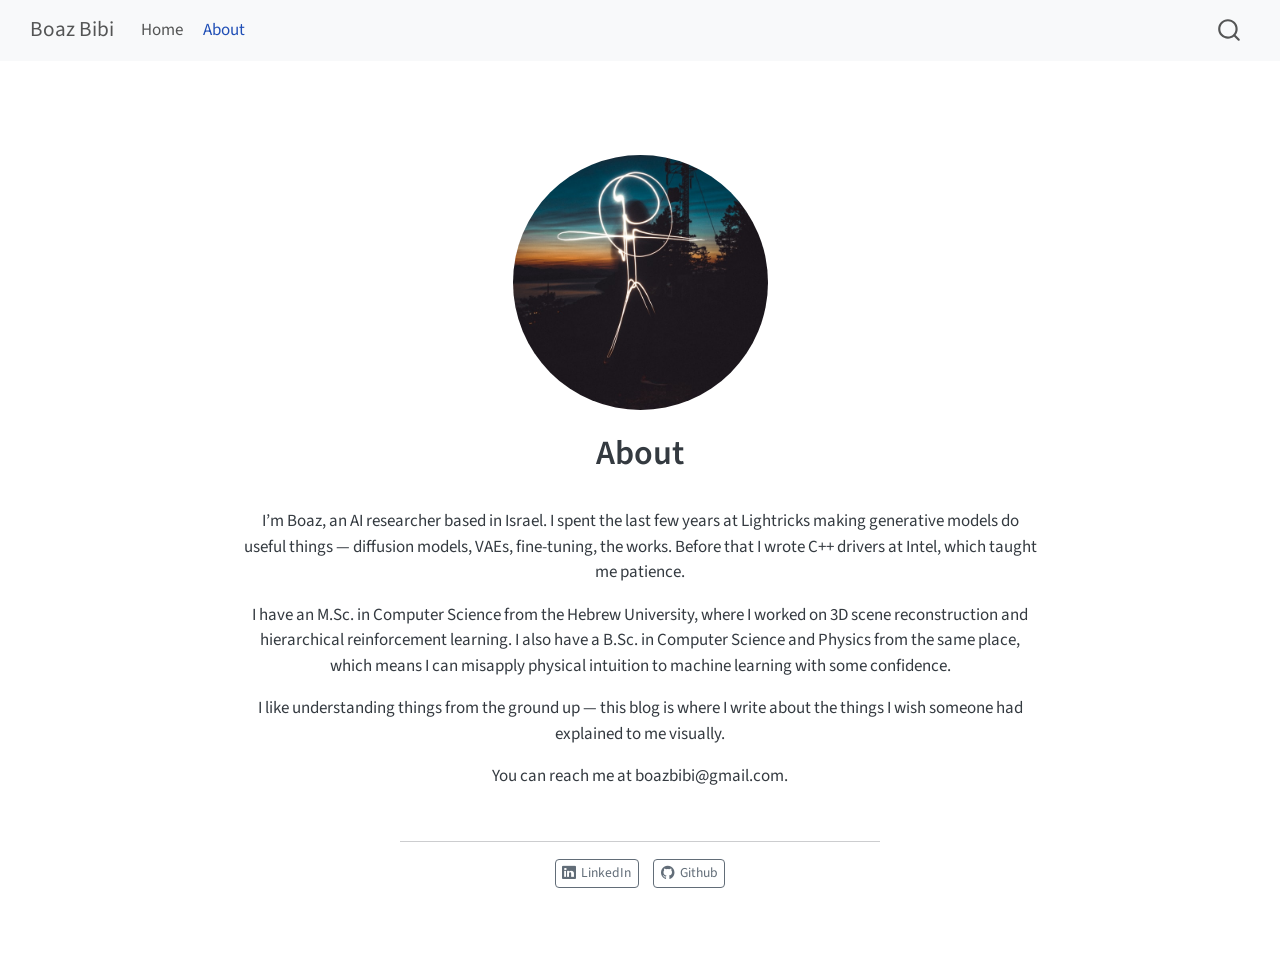
<file: docs/about.html>
<!DOCTYPE html>
<html xmlns="http://www.w3.org/1999/xhtml" lang="en" xml:lang="en"><head>

<meta charset="utf-8">
<meta name="generator" content="quarto-1.8.27">

<meta name="viewport" content="width=device-width, initial-scale=1.0, user-scalable=yes">


<title>About – Boaz Bibi</title>
<style>
code{white-space: pre-wrap;}
span.smallcaps{font-variant: small-caps;}
div.columns{display: flex; gap: min(4vw, 1.5em);}
div.column{flex: auto; overflow-x: auto;}
div.hanging-indent{margin-left: 1.5em; text-indent: -1.5em;}
ul.task-list{list-style: none;}
ul.task-list li input[type="checkbox"] {
  width: 0.8em;
  margin: 0 0.8em 0.2em -1em; /* quarto-specific, see https://github.com/quarto-dev/quarto-cli/issues/4556 */ 
  vertical-align: middle;
}
</style>


<script src="site_libs/quarto-nav/quarto-nav.js"></script>
<script src="site_libs/quarto-nav/headroom.min.js"></script>
<script src="site_libs/clipboard/clipboard.min.js"></script>
<script src="site_libs/quarto-search/autocomplete.umd.js"></script>
<script src="site_libs/quarto-search/fuse.min.js"></script>
<script src="site_libs/quarto-search/quarto-search.js"></script>
<meta name="quarto:offset" content="./">
<script src="site_libs/quarto-html/quarto.js" type="module"></script>
<script src="site_libs/quarto-html/tabsets/tabsets.js" type="module"></script>
<script src="site_libs/quarto-html/axe/axe-check.js" type="module"></script>
<script src="site_libs/quarto-html/popper.min.js"></script>
<script src="site_libs/quarto-html/tippy.umd.min.js"></script>
<link href="site_libs/quarto-html/tippy.css" rel="stylesheet">
<link href="site_libs/quarto-html/quarto-syntax-highlighting-ed96de9b727972fe78a7b5d16c58bf87.css" rel="stylesheet" id="quarto-text-highlighting-styles">
<script src="site_libs/bootstrap/bootstrap.min.js"></script>
<link href="site_libs/bootstrap/bootstrap-icons.css" rel="stylesheet">
<link href="site_libs/bootstrap/bootstrap-5b4ad623e5705c0698d39aec6f10cf02.min.css" rel="stylesheet" append-hash="true" id="quarto-bootstrap" data-mode="light">
<script id="quarto-search-options" type="application/json">{
  "location": "navbar",
  "copy-button": false,
  "collapse-after": 3,
  "panel-placement": "end",
  "type": "overlay",
  "limit": 50,
  "keyboard-shortcut": [
    "f",
    "/",
    "s"
  ],
  "show-item-context": false,
  "language": {
    "search-no-results-text": "No results",
    "search-matching-documents-text": "matching documents",
    "search-copy-link-title": "Copy link to search",
    "search-hide-matches-text": "Hide additional matches",
    "search-more-match-text": "more match in this document",
    "search-more-matches-text": "more matches in this document",
    "search-clear-button-title": "Clear",
    "search-text-placeholder": "",
    "search-detached-cancel-button-title": "Cancel",
    "search-submit-button-title": "Submit",
    "search-label": "Search"
  }
}</script>


</head>

<body class="nav-fixed fullcontent quarto-light">

<div id="quarto-search-results"></div>
  <header id="quarto-header" class="headroom fixed-top">
    <nav class="navbar navbar-expand-lg " data-bs-theme="dark">
      <div class="navbar-container container-fluid">
      <div class="navbar-brand-container mx-auto">
    <a class="navbar-brand" href="./index.html">
    <span class="navbar-title">Boaz Bibi</span>
    </a>
  </div>
            <div id="quarto-search" class="" title="Search"></div>
          <button class="navbar-toggler" type="button" data-bs-toggle="collapse" data-bs-target="#navbarCollapse" aria-controls="navbarCollapse" role="menu" aria-expanded="false" aria-label="Toggle navigation" onclick="if (window.quartoToggleHeadroom) { window.quartoToggleHeadroom(); }">
  <span class="navbar-toggler-icon"></span>
</button>
          <div class="collapse navbar-collapse" id="navbarCollapse">
            <ul class="navbar-nav navbar-nav-scroll me-auto">
  <li class="nav-item">
    <a class="nav-link" href="./index.html"> 
<span class="menu-text">Home</span></a>
  </li>  
  <li class="nav-item">
    <a class="nav-link active" href="./about.html" aria-current="page"> 
<span class="menu-text">About</span></a>
  </li>  
</ul>
          </div> <!-- /navcollapse -->
            <div class="quarto-navbar-tools">
</div>
      </div> <!-- /container-fluid -->
    </nav>
</header>
<!-- content -->
<div id="quarto-content" class="quarto-container page-columns page-rows-contents page-layout-article page-navbar">
<!-- sidebar -->
<!-- margin-sidebar -->
    
<!-- main -->
<div class="quarto-about-jolla">
  <img src="profile.jpg" class="about-image
  round " style="height: 15em; width: 15em;">
 <header id="title-block-header" class="quarto-title-block default">
<div class="quarto-title">
<h1 class="title">About</h1>
</div>
<div class="quarto-title-meta">
  </div>
</header><main class="content" id="quarto-document-content">
<p>I’m Boaz, an AI researcher based in Israel. I spent the last few years at Lightricks making generative models do useful things — diffusion models, VAEs, fine-tuning, the works. Before that I wrote C++ drivers at Intel, which taught me patience.</p>
<p>I have an M.Sc. in Computer Science from the Hebrew University, where I worked on 3D scene reconstruction and hierarchical reinforcement learning. I also have a B.Sc. in Computer Science and Physics from the same place, which means I can misapply physical intuition to machine learning with some confidence.</p>
<p>I like understanding things from the ground up — this blog is where I write about the things I wish someone had explained to me visually.</p>
<p>You can reach me at boazbibi@gmail.com.</p>


</main> 
  <hr class="about-sep">
   <div class="about-links">
  <a href="https://www.linkedin.com/in/boazbibi/" class="about-link" rel="" target="">
    <i class="bi bi-linkedin"></i>
     <span class="about-link-text">LinkedIn</span>
  </a>
  <a href="https://github.com/boazbb/" class="about-link" rel="" target="">
    <i class="bi bi-github"></i>
     <span class="about-link-text">Github</span>
  </a>
</div>
</div>
 <!-- /main -->
<script id="quarto-html-after-body" type="application/javascript">
  window.document.addEventListener("DOMContentLoaded", function (event) {
    const isCodeAnnotation = (el) => {
      for (const clz of el.classList) {
        if (clz.startsWith('code-annotation-')) {                     
          return true;
        }
      }
      return false;
    }
    const onCopySuccess = function(e) {
      // button target
      const button = e.trigger;
      // don't keep focus
      button.blur();
      // flash "checked"
      button.classList.add('code-copy-button-checked');
      var currentTitle = button.getAttribute("title");
      button.setAttribute("title", "Copied!");
      let tooltip;
      if (window.bootstrap) {
        button.setAttribute("data-bs-toggle", "tooltip");
        button.setAttribute("data-bs-placement", "left");
        button.setAttribute("data-bs-title", "Copied!");
        tooltip = new bootstrap.Tooltip(button, 
          { trigger: "manual", 
            customClass: "code-copy-button-tooltip",
            offset: [0, -8]});
        tooltip.show();    
      }
      setTimeout(function() {
        if (tooltip) {
          tooltip.hide();
          button.removeAttribute("data-bs-title");
          button.removeAttribute("data-bs-toggle");
          button.removeAttribute("data-bs-placement");
        }
        button.setAttribute("title", currentTitle);
        button.classList.remove('code-copy-button-checked');
      }, 1000);
      // clear code selection
      e.clearSelection();
    }
    const getTextToCopy = function(trigger) {
      const outerScaffold = trigger.parentElement.cloneNode(true);
      const codeEl = outerScaffold.querySelector('code');
      for (const childEl of codeEl.children) {
        if (isCodeAnnotation(childEl)) {
          childEl.remove();
        }
      }
      return codeEl.innerText;
    }
    const clipboard = new window.ClipboardJS('.code-copy-button:not([data-in-quarto-modal])', {
      text: getTextToCopy
    });
    clipboard.on('success', onCopySuccess);
    if (window.document.getElementById('quarto-embedded-source-code-modal')) {
      const clipboardModal = new window.ClipboardJS('.code-copy-button[data-in-quarto-modal]', {
        text: getTextToCopy,
        container: window.document.getElementById('quarto-embedded-source-code-modal')
      });
      clipboardModal.on('success', onCopySuccess);
    }
      var localhostRegex = new RegExp(/^(?:http|https):\/\/localhost\:?[0-9]*\//);
      var mailtoRegex = new RegExp(/^mailto:/);
        var filterRegex = new RegExp("https:\/\/boazbb\.github\.io");
      var isInternal = (href) => {
          return filterRegex.test(href) || localhostRegex.test(href) || mailtoRegex.test(href);
      }
      // Inspect non-navigation links and adorn them if external
     var links = window.document.querySelectorAll('a[href]:not(.nav-link):not(.navbar-brand):not(.toc-action):not(.sidebar-link):not(.sidebar-item-toggle):not(.pagination-link):not(.no-external):not([aria-hidden]):not(.dropdown-item):not(.quarto-navigation-tool):not(.about-link)');
      for (var i=0; i<links.length; i++) {
        const link = links[i];
        if (!isInternal(link.href)) {
          // undo the damage that might have been done by quarto-nav.js in the case of
          // links that we want to consider external
          if (link.dataset.originalHref !== undefined) {
            link.href = link.dataset.originalHref;
          }
        }
      }
    function tippyHover(el, contentFn, onTriggerFn, onUntriggerFn) {
      const config = {
        allowHTML: true,
        maxWidth: 500,
        delay: 100,
        arrow: false,
        appendTo: function(el) {
            return el.parentElement;
        },
        interactive: true,
        interactiveBorder: 10,
        theme: 'quarto',
        placement: 'bottom-start',
      };
      if (contentFn) {
        config.content = contentFn;
      }
      if (onTriggerFn) {
        config.onTrigger = onTriggerFn;
      }
      if (onUntriggerFn) {
        config.onUntrigger = onUntriggerFn;
      }
      window.tippy(el, config); 
    }
    const noterefs = window.document.querySelectorAll('a[role="doc-noteref"]');
    for (var i=0; i<noterefs.length; i++) {
      const ref = noterefs[i];
      tippyHover(ref, function() {
        // use id or data attribute instead here
        let href = ref.getAttribute('data-footnote-href') || ref.getAttribute('href');
        try { href = new URL(href).hash; } catch {}
        const id = href.replace(/^#\/?/, "");
        const note = window.document.getElementById(id);
        if (note) {
          return note.innerHTML;
        } else {
          return "";
        }
      });
    }
    const xrefs = window.document.querySelectorAll('a.quarto-xref');
    const processXRef = (id, note) => {
      // Strip column container classes
      const stripColumnClz = (el) => {
        el.classList.remove("page-full", "page-columns");
        if (el.children) {
          for (const child of el.children) {
            stripColumnClz(child);
          }
        }
      }
      stripColumnClz(note)
      if (id === null || id.startsWith('sec-')) {
        // Special case sections, only their first couple elements
        const container = document.createElement("div");
        if (note.children && note.children.length > 2) {
          container.appendChild(note.children[0].cloneNode(true));
          for (let i = 1; i < note.children.length; i++) {
            const child = note.children[i];
            if (child.tagName === "P" && child.innerText === "") {
              continue;
            } else {
              container.appendChild(child.cloneNode(true));
              break;
            }
          }
          if (window.Quarto?.typesetMath) {
            window.Quarto.typesetMath(container);
          }
          return container.innerHTML
        } else {
          if (window.Quarto?.typesetMath) {
            window.Quarto.typesetMath(note);
          }
          return note.innerHTML;
        }
      } else {
        // Remove any anchor links if they are present
        const anchorLink = note.querySelector('a.anchorjs-link');
        if (anchorLink) {
          anchorLink.remove();
        }
        if (window.Quarto?.typesetMath) {
          window.Quarto.typesetMath(note);
        }
        if (note.classList.contains("callout")) {
          return note.outerHTML;
        } else {
          return note.innerHTML;
        }
      }
    }
    for (var i=0; i<xrefs.length; i++) {
      const xref = xrefs[i];
      tippyHover(xref, undefined, function(instance) {
        instance.disable();
        let url = xref.getAttribute('href');
        let hash = undefined; 
        if (url.startsWith('#')) {
          hash = url;
        } else {
          try { hash = new URL(url).hash; } catch {}
        }
        if (hash) {
          const id = hash.replace(/^#\/?/, "");
          const note = window.document.getElementById(id);
          if (note !== null) {
            try {
              const html = processXRef(id, note.cloneNode(true));
              instance.setContent(html);
            } finally {
              instance.enable();
              instance.show();
            }
          } else {
            // See if we can fetch this
            fetch(url.split('#')[0])
            .then(res => res.text())
            .then(html => {
              const parser = new DOMParser();
              const htmlDoc = parser.parseFromString(html, "text/html");
              const note = htmlDoc.getElementById(id);
              if (note !== null) {
                const html = processXRef(id, note);
                instance.setContent(html);
              } 
            }).finally(() => {
              instance.enable();
              instance.show();
            });
          }
        } else {
          // See if we can fetch a full url (with no hash to target)
          // This is a special case and we should probably do some content thinning / targeting
          fetch(url)
          .then(res => res.text())
          .then(html => {
            const parser = new DOMParser();
            const htmlDoc = parser.parseFromString(html, "text/html");
            const note = htmlDoc.querySelector('main.content');
            if (note !== null) {
              // This should only happen for chapter cross references
              // (since there is no id in the URL)
              // remove the first header
              if (note.children.length > 0 && note.children[0].tagName === "HEADER") {
                note.children[0].remove();
              }
              const html = processXRef(null, note);
              instance.setContent(html);
            } 
          }).finally(() => {
            instance.enable();
            instance.show();
          });
        }
      }, function(instance) {
      });
    }
        let selectedAnnoteEl;
        const selectorForAnnotation = ( cell, annotation) => {
          let cellAttr = 'data-code-cell="' + cell + '"';
          let lineAttr = 'data-code-annotation="' +  annotation + '"';
          const selector = 'span[' + cellAttr + '][' + lineAttr + ']';
          return selector;
        }
        const selectCodeLines = (annoteEl) => {
          const doc = window.document;
          const targetCell = annoteEl.getAttribute("data-target-cell");
          const targetAnnotation = annoteEl.getAttribute("data-target-annotation");
          const annoteSpan = window.document.querySelector(selectorForAnnotation(targetCell, targetAnnotation));
          const lines = annoteSpan.getAttribute("data-code-lines").split(",");
          const lineIds = lines.map((line) => {
            return targetCell + "-" + line;
          })
          let top = null;
          let height = null;
          let parent = null;
          if (lineIds.length > 0) {
              //compute the position of the single el (top and bottom and make a div)
              const el = window.document.getElementById(lineIds[0]);
              top = el.offsetTop;
              height = el.offsetHeight;
              parent = el.parentElement.parentElement;
            if (lineIds.length > 1) {
              const lastEl = window.document.getElementById(lineIds[lineIds.length - 1]);
              const bottom = lastEl.offsetTop + lastEl.offsetHeight;
              height = bottom - top;
            }
            if (top !== null && height !== null && parent !== null) {
              // cook up a div (if necessary) and position it 
              let div = window.document.getElementById("code-annotation-line-highlight");
              if (div === null) {
                div = window.document.createElement("div");
                div.setAttribute("id", "code-annotation-line-highlight");
                div.style.position = 'absolute';
                parent.appendChild(div);
              }
              div.style.top = top - 2 + "px";
              div.style.height = height + 4 + "px";
              div.style.left = 0;
              let gutterDiv = window.document.getElementById("code-annotation-line-highlight-gutter");
              if (gutterDiv === null) {
                gutterDiv = window.document.createElement("div");
                gutterDiv.setAttribute("id", "code-annotation-line-highlight-gutter");
                gutterDiv.style.position = 'absolute';
                const codeCell = window.document.getElementById(targetCell);
                const gutter = codeCell.querySelector('.code-annotation-gutter');
                gutter.appendChild(gutterDiv);
              }
              gutterDiv.style.top = top - 2 + "px";
              gutterDiv.style.height = height + 4 + "px";
            }
            selectedAnnoteEl = annoteEl;
          }
        };
        const unselectCodeLines = () => {
          const elementsIds = ["code-annotation-line-highlight", "code-annotation-line-highlight-gutter"];
          elementsIds.forEach((elId) => {
            const div = window.document.getElementById(elId);
            if (div) {
              div.remove();
            }
          });
          selectedAnnoteEl = undefined;
        };
          // Handle positioning of the toggle
      window.addEventListener(
        "resize",
        throttle(() => {
          elRect = undefined;
          if (selectedAnnoteEl) {
            selectCodeLines(selectedAnnoteEl);
          }
        }, 10)
      );
      function throttle(fn, ms) {
      let throttle = false;
      let timer;
        return (...args) => {
          if(!throttle) { // first call gets through
              fn.apply(this, args);
              throttle = true;
          } else { // all the others get throttled
              if(timer) clearTimeout(timer); // cancel #2
              timer = setTimeout(() => {
                fn.apply(this, args);
                timer = throttle = false;
              }, ms);
          }
        };
      }
        // Attach click handler to the DT
        const annoteDls = window.document.querySelectorAll('dt[data-target-cell]');
        for (const annoteDlNode of annoteDls) {
          annoteDlNode.addEventListener('click', (event) => {
            const clickedEl = event.target;
            if (clickedEl !== selectedAnnoteEl) {
              unselectCodeLines();
              const activeEl = window.document.querySelector('dt[data-target-cell].code-annotation-active');
              if (activeEl) {
                activeEl.classList.remove('code-annotation-active');
              }
              selectCodeLines(clickedEl);
              clickedEl.classList.add('code-annotation-active');
            } else {
              // Unselect the line
              unselectCodeLines();
              clickedEl.classList.remove('code-annotation-active');
            }
          });
        }
    const findCites = (el) => {
      const parentEl = el.parentElement;
      if (parentEl) {
        const cites = parentEl.dataset.cites;
        if (cites) {
          return {
            el,
            cites: cites.split(' ')
          };
        } else {
          return findCites(el.parentElement)
        }
      } else {
        return undefined;
      }
    };
    var bibliorefs = window.document.querySelectorAll('a[role="doc-biblioref"]');
    for (var i=0; i<bibliorefs.length; i++) {
      const ref = bibliorefs[i];
      const citeInfo = findCites(ref);
      if (citeInfo) {
        tippyHover(citeInfo.el, function() {
          var popup = window.document.createElement('div');
          citeInfo.cites.forEach(function(cite) {
            var citeDiv = window.document.createElement('div');
            citeDiv.classList.add('hanging-indent');
            citeDiv.classList.add('csl-entry');
            var biblioDiv = window.document.getElementById('ref-' + cite);
            if (biblioDiv) {
              citeDiv.innerHTML = biblioDiv.innerHTML;
            }
            popup.appendChild(citeDiv);
          });
          return popup.innerHTML;
        });
      }
    }
  });
  </script>
</div> <!-- /content -->




</body></html>
</file>
<file: docs/site_libs/quarto-html/tippy.css>
.tippy-box[data-animation=fade][data-state=hidden]{opacity:0}[data-tippy-root]{max-width:calc(100vw - 10px)}.tippy-box{position:relative;background-color:#333;color:#fff;border-radius:4px;font-size:14px;line-height:1.4;white-space:normal;outline:0;transition-property:transform,visibility,opacity}.tippy-box[data-placement^=top]>.tippy-arrow{bottom:0}.tippy-box[data-placement^=top]>.tippy-arrow:before{bottom:-7px;left:0;border-width:8px 8px 0;border-top-color:initial;transform-origin:center top}.tippy-box[data-placement^=bottom]>.tippy-arrow{top:0}.tippy-box[data-placement^=bottom]>.tippy-arrow:before{top:-7px;left:0;border-width:0 8px 8px;border-bottom-color:initial;transform-origin:center bottom}.tippy-box[data-placement^=left]>.tippy-arrow{right:0}.tippy-box[data-placement^=left]>.tippy-arrow:before{border-width:8px 0 8px 8px;border-left-color:initial;right:-7px;transform-origin:center left}.tippy-box[data-placement^=right]>.tippy-arrow{left:0}.tippy-box[data-placement^=right]>.tippy-arrow:before{left:-7px;border-width:8px 8px 8px 0;border-right-color:initial;transform-origin:center right}.tippy-box[data-inertia][data-state=visible]{transition-timing-function:cubic-bezier(.54,1.5,.38,1.11)}.tippy-arrow{width:16px;height:16px;color:#333}.tippy-arrow:before{content:"";position:absolute;border-color:transparent;border-style:solid}.tippy-content{position:relative;padding:5px 9px;z-index:1}
</file>
<file: docs/site_libs/quarto-html/quarto-syntax-highlighting-ed96de9b727972fe78a7b5d16c58bf87.css>
/* quarto syntax highlight colors */
:root {
  --quarto-hl-ot-color: #003B4F;
  --quarto-hl-at-color: #657422;
  --quarto-hl-ss-color: #20794D;
  --quarto-hl-an-color: #5E5E5E;
  --quarto-hl-fu-color: #4758AB;
  --quarto-hl-st-color: #20794D;
  --quarto-hl-cf-color: #003B4F;
  --quarto-hl-op-color: #5E5E5E;
  --quarto-hl-er-color: #AD0000;
  --quarto-hl-bn-color: #AD0000;
  --quarto-hl-al-color: #AD0000;
  --quarto-hl-va-color: #111111;
  --quarto-hl-bu-color: inherit;
  --quarto-hl-ex-color: inherit;
  --quarto-hl-pp-color: #AD0000;
  --quarto-hl-in-color: #5E5E5E;
  --quarto-hl-vs-color: #20794D;
  --quarto-hl-wa-color: #5E5E5E;
  --quarto-hl-do-color: #5E5E5E;
  --quarto-hl-im-color: #00769E;
  --quarto-hl-ch-color: #20794D;
  --quarto-hl-dt-color: #AD0000;
  --quarto-hl-fl-color: #AD0000;
  --quarto-hl-co-color: #5E5E5E;
  --quarto-hl-cv-color: #5E5E5E;
  --quarto-hl-cn-color: #8f5902;
  --quarto-hl-sc-color: #5E5E5E;
  --quarto-hl-dv-color: #AD0000;
  --quarto-hl-kw-color: #003B4F;
}

/* other quarto variables */
:root {
  --quarto-font-monospace: SFMono-Regular, Menlo, Monaco, Consolas, "Liberation Mono", "Courier New", monospace;
}

/* syntax highlight based on Pandoc's rules */
pre > code.sourceCode > span {
  color: #003B4F;
}

code.sourceCode > span {
  color: #003B4F;
}

div.sourceCode,
div.sourceCode pre.sourceCode {
  color: #003B4F;
}

/* Normal */
code span {
  color: #003B4F;
}

/* Alert */
code span.al {
  color: #AD0000;
  font-style: inherit;
}

/* Annotation */
code span.an {
  color: #5E5E5E;
  font-style: inherit;
}

/* Attribute */
code span.at {
  color: #657422;
  font-style: inherit;
}

/* BaseN */
code span.bn {
  color: #AD0000;
  font-style: inherit;
}

/* BuiltIn */
code span.bu {
  font-style: inherit;
}

/* ControlFlow */
code span.cf {
  color: #003B4F;
  font-weight: bold;
  font-style: inherit;
}

/* Char */
code span.ch {
  color: #20794D;
  font-style: inherit;
}

/* Constant */
code span.cn {
  color: #8f5902;
  font-style: inherit;
}

/* Comment */
code span.co {
  color: #5E5E5E;
  font-style: inherit;
}

/* CommentVar */
code span.cv {
  color: #5E5E5E;
  font-style: italic;
}

/* Documentation */
code span.do {
  color: #5E5E5E;
  font-style: italic;
}

/* DataType */
code span.dt {
  color: #AD0000;
  font-style: inherit;
}

/* DecVal */
code span.dv {
  color: #AD0000;
  font-style: inherit;
}

/* Error */
code span.er {
  color: #AD0000;
  font-style: inherit;
}

/* Extension */
code span.ex {
  font-style: inherit;
}

/* Float */
code span.fl {
  color: #AD0000;
  font-style: inherit;
}

/* Function */
code span.fu {
  color: #4758AB;
  font-style: inherit;
}

/* Import */
code span.im {
  color: #00769E;
  font-style: inherit;
}

/* Information */
code span.in {
  color: #5E5E5E;
  font-style: inherit;
}

/* Keyword */
code span.kw {
  color: #003B4F;
  font-weight: bold;
  font-style: inherit;
}

/* Operator */
code span.op {
  color: #5E5E5E;
  font-style: inherit;
}

/* Other */
code span.ot {
  color: #003B4F;
  font-style: inherit;
}

/* Preprocessor */
code span.pp {
  color: #AD0000;
  font-style: inherit;
}

/* SpecialChar */
code span.sc {
  color: #5E5E5E;
  font-style: inherit;
}

/* SpecialString */
code span.ss {
  color: #20794D;
  font-style: inherit;
}

/* String */
code span.st {
  color: #20794D;
  font-style: inherit;
}

/* Variable */
code span.va {
  color: #111111;
  font-style: inherit;
}

/* VerbatimString */
code span.vs {
  color: #20794D;
  font-style: inherit;
}

/* Warning */
code span.wa {
  color: #5E5E5E;
  font-style: italic;
}

.prevent-inlining {
  content: "</";
}

/*# sourceMappingURL=0920dd6d7437995b8cdf7429764427b1.css.map */
</file>
